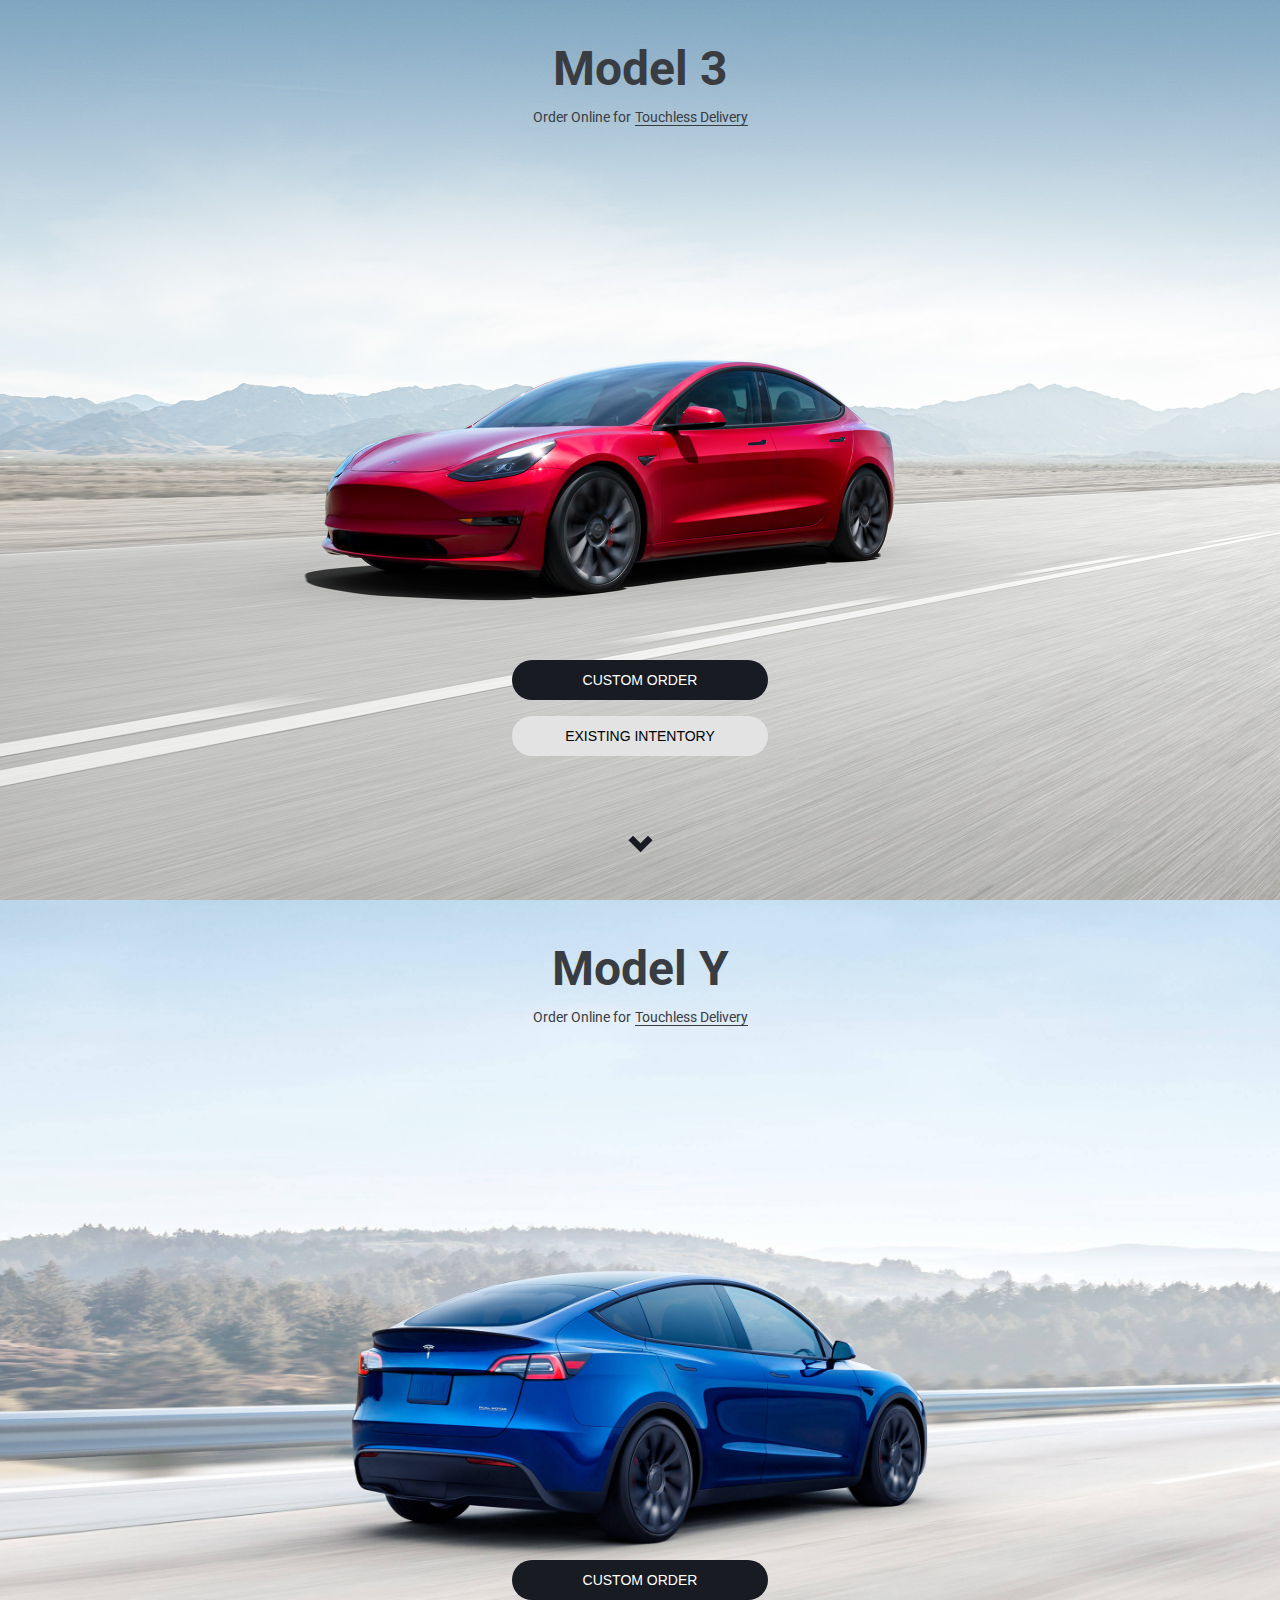
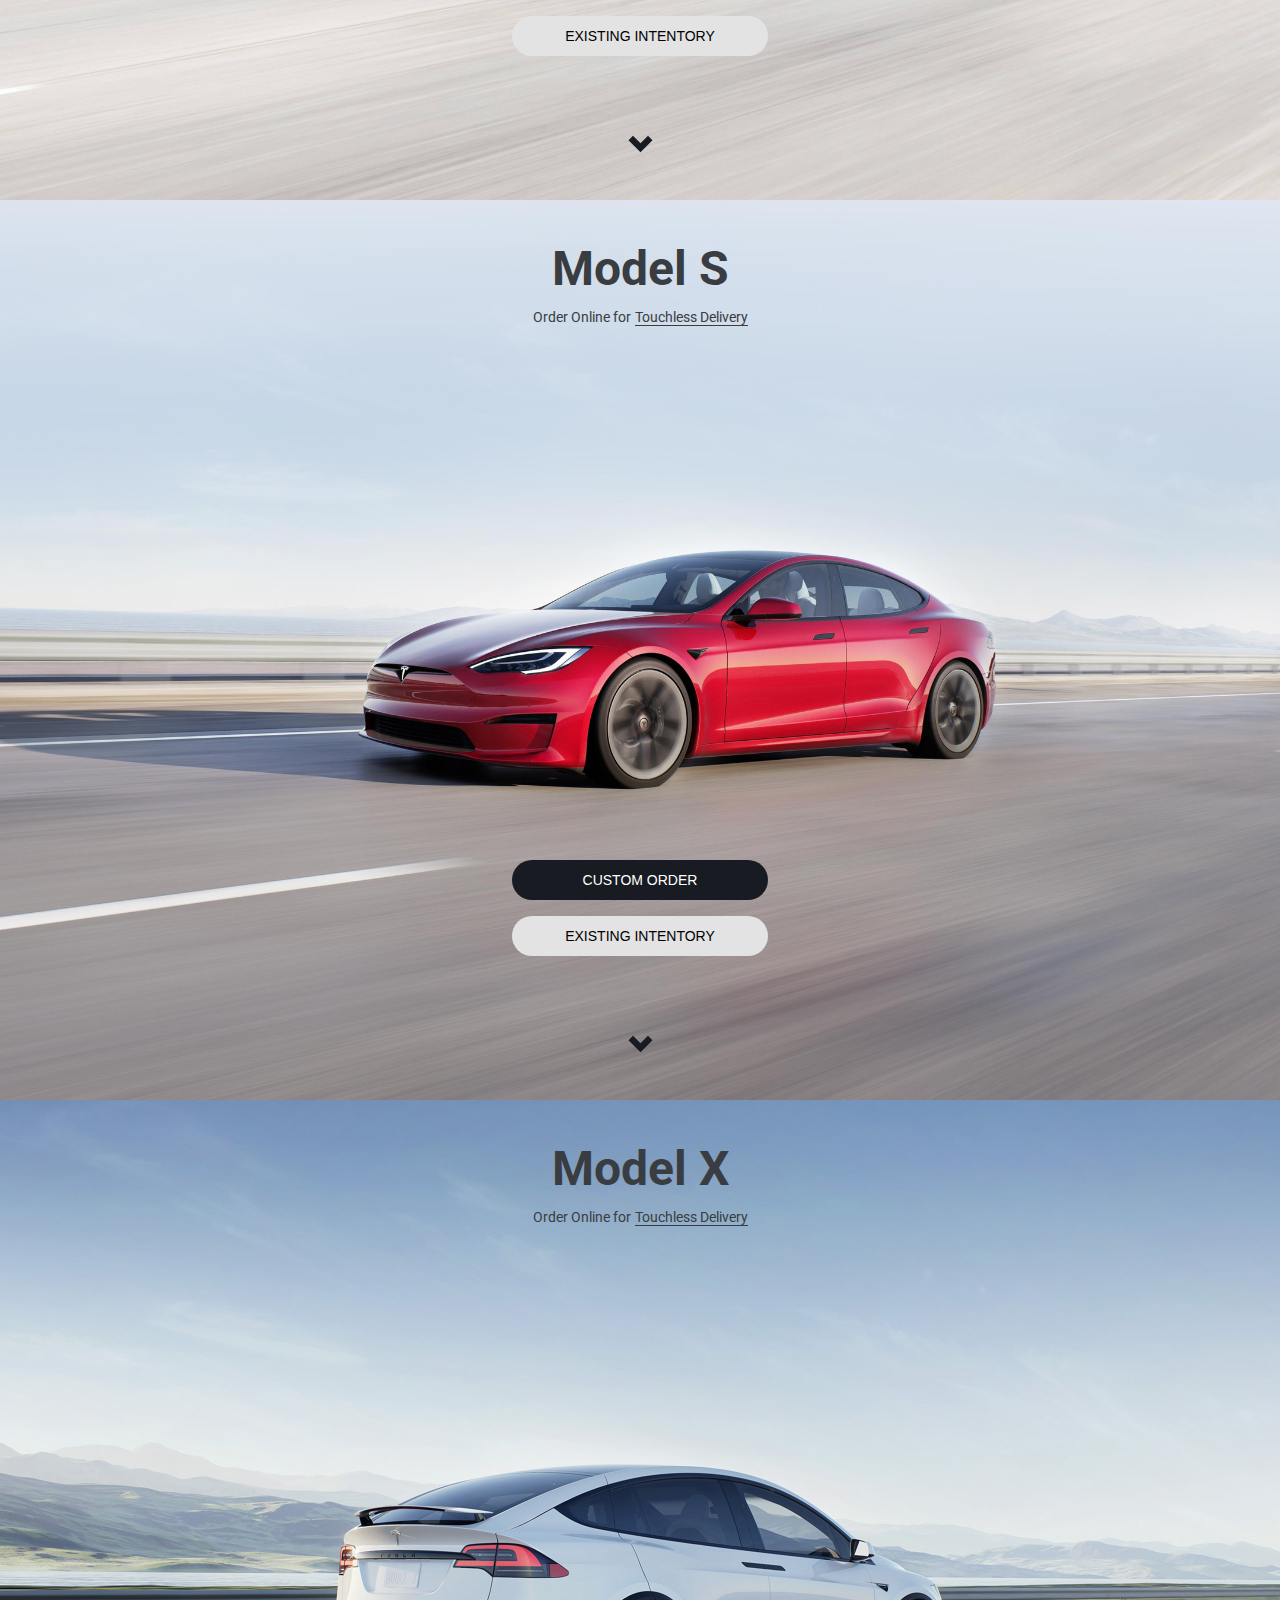
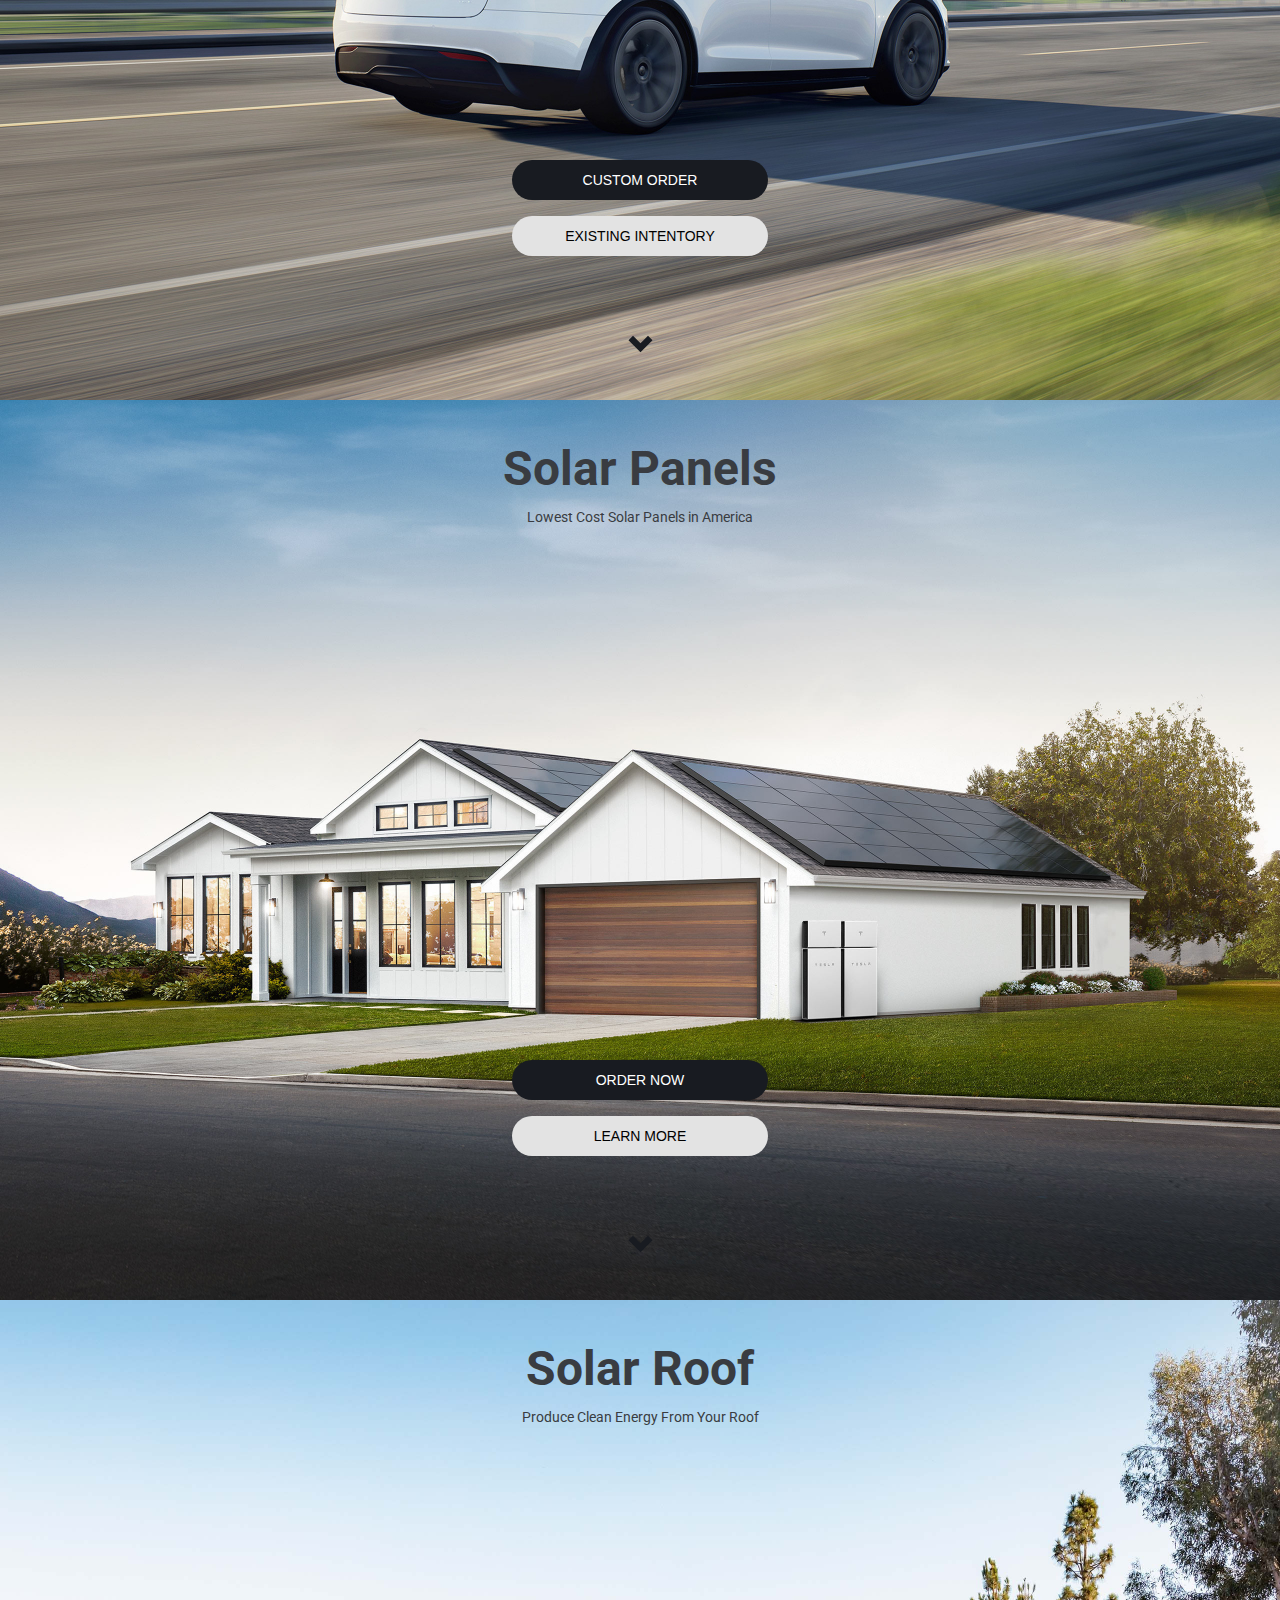
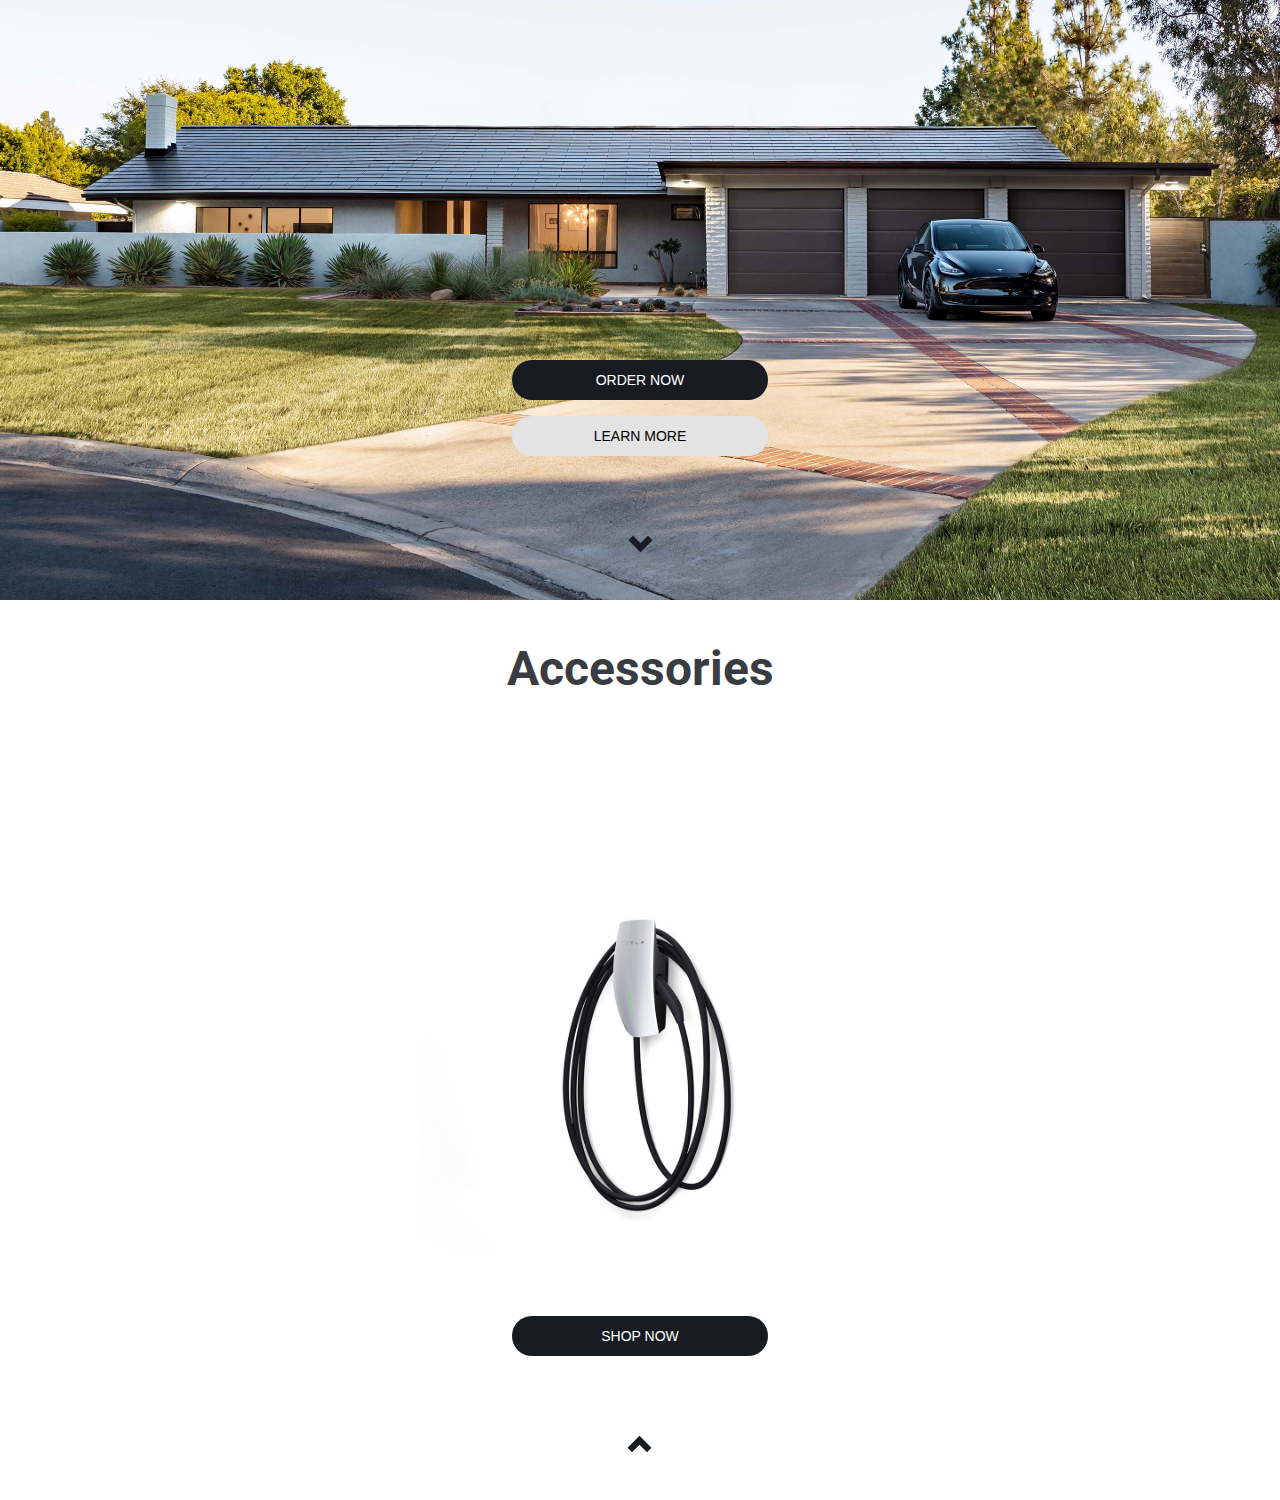
<file: index.html>
<!DOCTYPE html>
<html lang="en">
  <head>
    <meta charset="utf-8" />
    <meta http-equiv="X-UA-Compatible" content="IE=edge" />
    <meta name="viewport" content="width=device-width, initial-scale=1" />

    <title>Tesla Website UI</title>
    <meta
      name="description"
      content="How to quickly build the UI for Tesla Motors."
    />

    <link rel="stylesheet" href="/smart-look/general.css" />
    <link rel="stylesheet" href="/smart-look/background.css" />
    <link rel="stylesheet" href="/smart-look/button.css" />
    <link rel="stylesheet" href="/smart-look/text.css" />
    <link rel="stylesheet" href="/smart-look/panel.css" />
  </head>
  <body>
    <div
      id="model-3"
      class="background"
      style="
        --bgi: url(../image/background/model-3-mobile.jpg);
        --bgid: url(../image/background/model-3.jpg);
      "
    >
      <div class="panel">
        <h1 class="title">Model 3</h1>
        <p class="text">Order Online for</p>
        <a
          href="#model-3"
          class="link"
          title="Order Online for Touchless Deliivery"
        >
          Touchless Delivery
        </a>
      </div>

      <div class="box__gap--large">
        <div class="box__gap--small">
          <button class="button--dark">Custom order</button>

          <button class="button--light">Existing intentory</button>
        </div>

        <a class="button__icon--down" href="#model-y">
          <svg
            width="48"
            height="48"
            viewBox="0 0 48 48"
            xm1ns="http://www.w3.org/2000/svg"
          >
            <g>
              <path
                d="M36.5 20.25L32 15.75L24.5 23.25L17 15.75L12.5 20.25L24.5 32.25L36.5 20.25Z"
              />
            </g>
          </svg>
        </a>
      </div>
    </div>

    <div
      id="model-y"
      class="background"
      style="
        --bgi: url(../image/background/model-y-mobile.jpg);
        --bgid: url(../image/background/model-y.jpg);
      "
    >
      <div class="panel">
        <h1 class="title">Model Y</h1>
        <p class="text">Order Online for</p>
        <a
          href="#model-y"
          class="link"
          title="Order Online for Touchless Deliivery"
        >
          Touchless Delivery
        </a>
      </div>

      <div class="box__gap--large">
        <div class="box__gap--small">
          <button class="button--dark">Custom order</button>

          <button class="button--light">Existing intentory</button>
        </div>

        <a class="button__icon--down" href="#model-s">
          <svg
            width="48"
            height="48"
            viewBox="0 0 48 48"
            xm1ns="http://www.w3.org/2000/svg"
          >
            <g>
              <path
                d="M36.5 20.25L32 15.75L24.5 23.25L17 15.75L12.5 20.25L24.5 32.25L36.5 20.25Z"
              />
            </g>
          </svg>
        </a>
      </div>
    </div>

    <div
      id="model-s"
      class="background"
      style="
        --bgi: url(../image/background/model-s-mobile.jpg);
        --bgid: url(../image/background/model-s.jpg);
      "
    >
      <div class="panel">
        <h1 class="title">Model S</h1>
        <p class="text">Order Online for</p>
        <a
          href="#model-s"
          class="link"
          title="Order Online for Touchless Deliivery"
        >
          Touchless Delivery
        </a>
      </div>

      <div class="box__gap--large">
        <div class="box__gap--small">
          <button class="button--dark">Custom order</button>

          <button class="button--light">Existing intentory</button>
        </div>

        <a class="button__icon--down" href="#model-x">
          <svg
            width="48"
            height="48"
            viewBox="0 0 48 48"
            xm1ns="http://www.w3.org/2000/svg"
          >
            <g>
              <path
                d="M36.5 20.25L32 15.75L24.5 23.25L17 15.75L12.5 20.25L24.5 32.25L36.5 20.25Z"
              />
            </g>
          </svg>
        </a>
      </div>
    </div>

    <div
      id="model-x"
      class="background"
      style="
        --bgi: url(../image/background/model-x-mobile.jpg);
        --bgid: url(../image/background/model-x.jpg);
      "
    >
      <div class="panel">
        <h1 class="title">Model X</h1>
        <p class="text">Order Online for</p>
        <a
          href="#model-x"
          class="link"
          title="Order Online for Touchless Deliivery"
        >
          Touchless Delivery
        </a>
      </div>

      <div class="box__gap--large">
        <div class="box__gap--small">
          <button class="button--dark">Custom order</button>

          <button class="button--light">Existing intentory</button>
        </div>

        <a class="button__icon--down" href="#solar-panels">
          <svg
            width="48"
            height="48"
            viewBox="0 0 48 48"
            xm1ns="http://www.w3.org/2000/svg"
          >
            <g>
              <path
                d="M36.5 20.25L32 15.75L24.5 23.25L17 15.75L12.5 20.25L24.5 32.25L36.5 20.25Z"
              />
            </g>
          </svg>
        </a>
      </div>
    </div>

    <div
      id="solar-panels"
      class="background"
      style="
        --bgi: url(../image/background/solar-panels-mobile.jpg);
        --bgid: url(../image/background/solar-panels.jpg);
      "
    >
      <div class="panel">
        <h1 class="title">Solar panels</h1>
        <p class="text">Lowest Cost Solar Panels in America</p>
      </div>

      <div class="box__gap--large">
        <div class="box__gap--small">
          <button class="button--dark">Order now</button>

          <button class="button--light">Learn more</button>
        </div>

        <a class="button__icon--down" href="#solar-roof">
          <svg
            width="48"
            height="48"
            viewBox="0 0 48 48"
            xm1ns="http://www.w3.org/2000/svg"
          >
            <g>
              <path
                d="M36.5 20.25L32 15.75L24.5 23.25L17 15.75L12.5 20.25L24.5 32.25L36.5 20.25Z"
              />
            </g>
          </svg>
        </a>
      </div>
    </div>

    <div
      id="solar-roof"
      class="background"
      style="
        --bgi: url(../image/background/solar-roof-mobile.jpg);
        --bgid: url(../image/background/solar-roof.jpg);
      "
    >
      <div class="panel">
        <h1 class="title">Solar roof</h1>
        <p class="text">Produce Clean Energy From Your Roof</p>
      </div>

      <div class="box__gap--large">
        <div class="box__gap--small">
          <button class="button--dark">Order now</button>

          <button class="button--light">Learn more</button>
        </div>

        <a class="button__icon--down" href="#accessories">
          <svg
            width="48"
            height="48"
            viewBox="0 0 48 48"
            xm1ns="http://www.w3.org/2000/svg"
          >
            <g>
              <path
                d="M36.5 20.25L32 15.75L24.5 23.25L17 15.75L12.5 20.25L24.5 32.25L36.5 20.25Z"
              />
            </g>
          </svg>
        </a>
      </div>
    </div>

    <div
      id="accessories"
      class="background"
      style="
        --bgi: url(../image/background/accessories-mobile.jpg);
        --bgid: url(../image/background/accessories.jpg);
      "
    >
      <div class="panel">
        <h1 class="title">Accessories</h1>
      </div>

      <div class="box__gap--large">
        <div class="box__gap--small">
          <button class="button--dark">Shop now</button>
        </div>

        <a class="button__icon--up" href="#model-3">
          <svg
            width="48"
            height="48"
            viewBox="0 0 48 48"
            xm1ns="http://www.w3.org/2000/svg"
          >
            <g>
              <path
                d="M36.5 20.25L32 15.75L24.5 23.25L17 15.75L12.5 20.25L24.5 32.25L36.5 20.25Z"
              />
            </g>
          </svg>
        </a>
      </div>
    </div>
  </body>
</html>
</file>
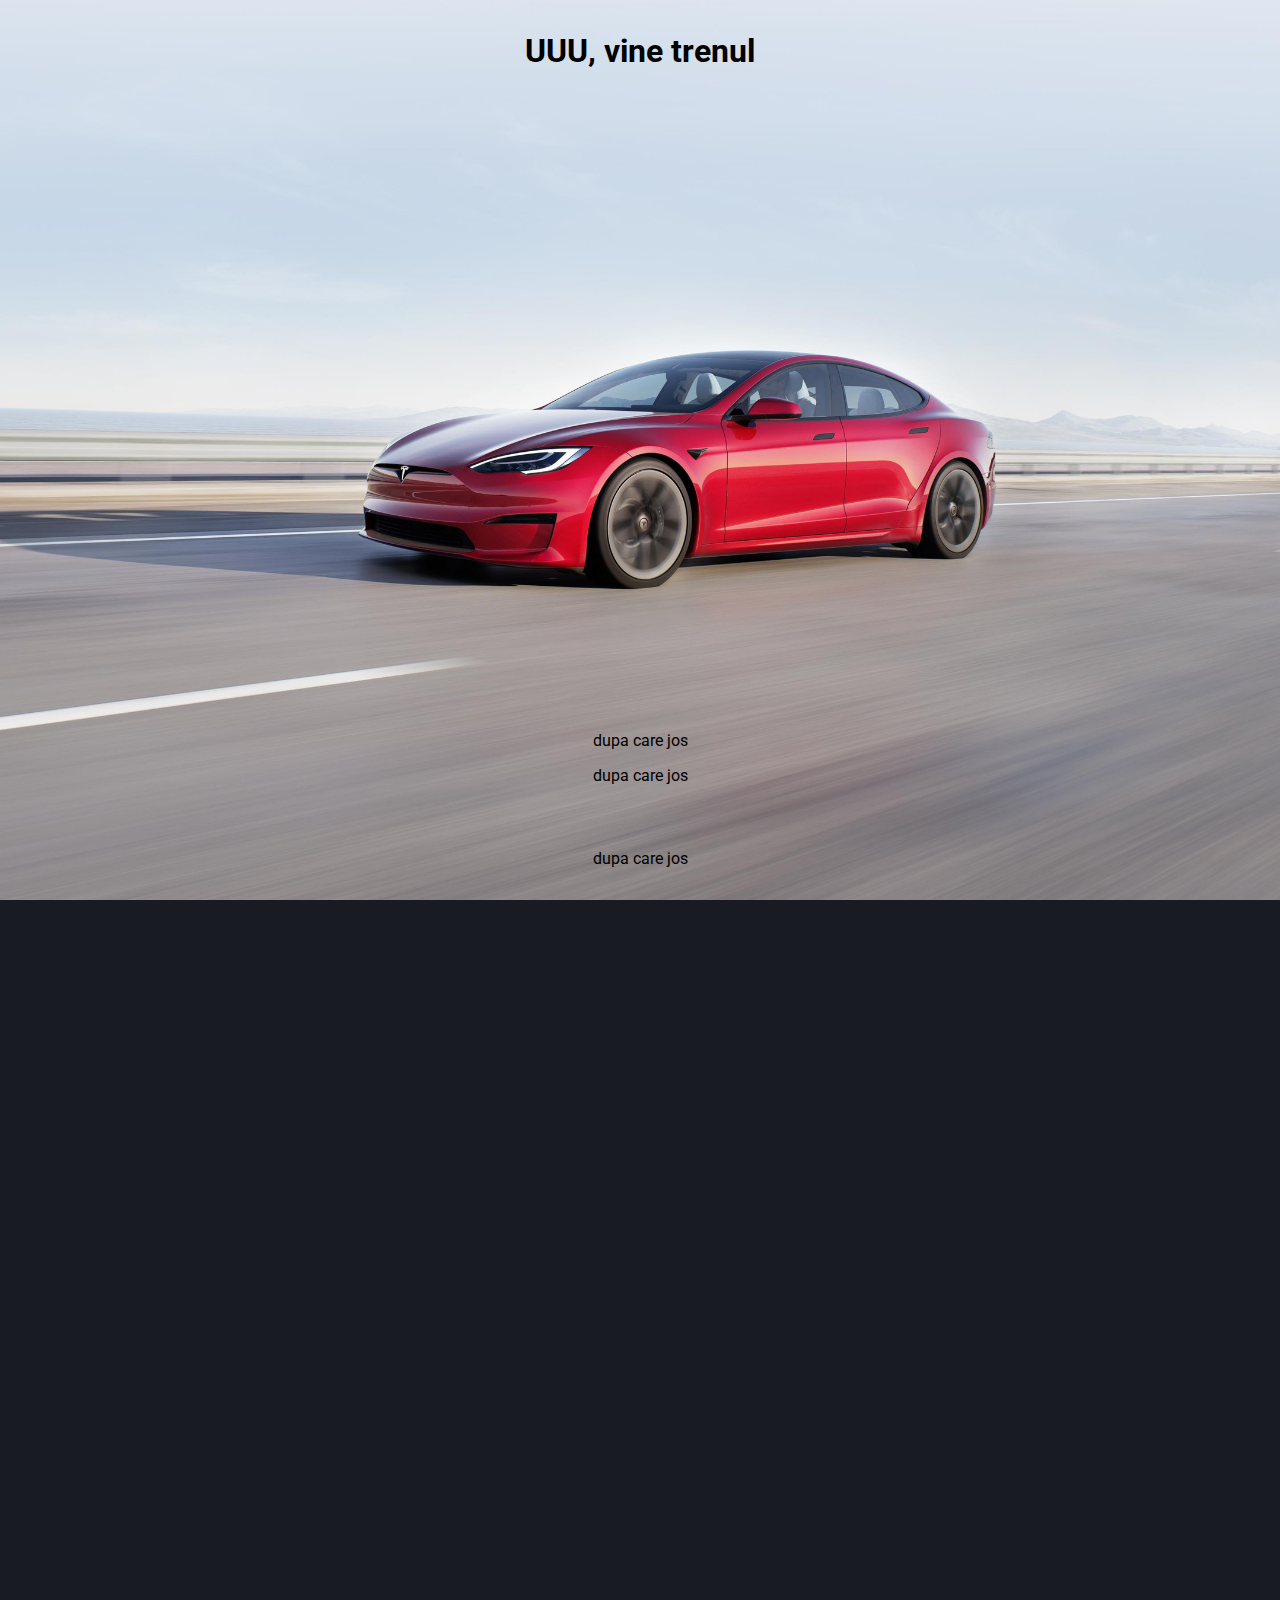
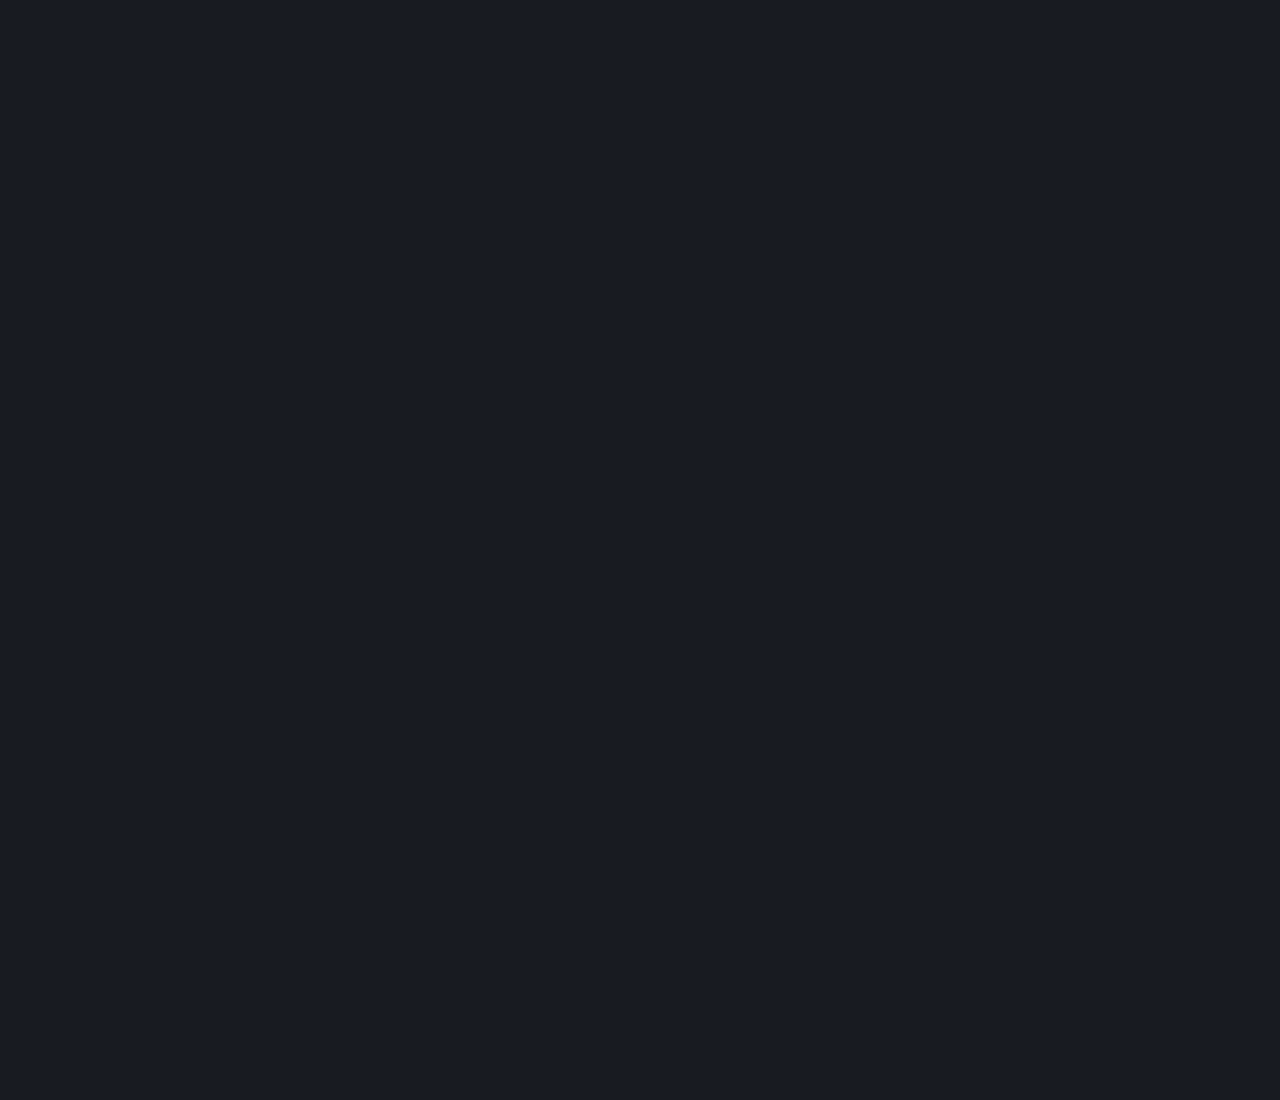
<file: component/background.html>
<html>
  <head>
    <link rel="stylesheet" href="../smart-look/general.css" />
    <link rel="stylesheet" href="../smart-look/background.css" />
  </head>

  <body>
    <div
      class="background"
      style="
        --bgi: url(../image/background/model-s-mobile.jpg);
        --bgid: url(../image/background/model-s.jpg);
      "
    >
      <h1 class="title">UUU, vine trenul</h1>

      <div class="box__gap--large">
        <div class="box__gap--small">
          <p>dupa care jos</p>
          <p>dupa care jos</p>
        </div>

        <p>dupa care jos</p>
      </div>
    </div>

    <div
      class="background"
      style="--bgi: url(../image/background/model-y-mobile.jpg)"
    ></div>

    <div
      class="background"
      style="--bgi: url(../image/background/model-3-mobile.jpg)"
    ></div>
  </body>
</html>
</file>
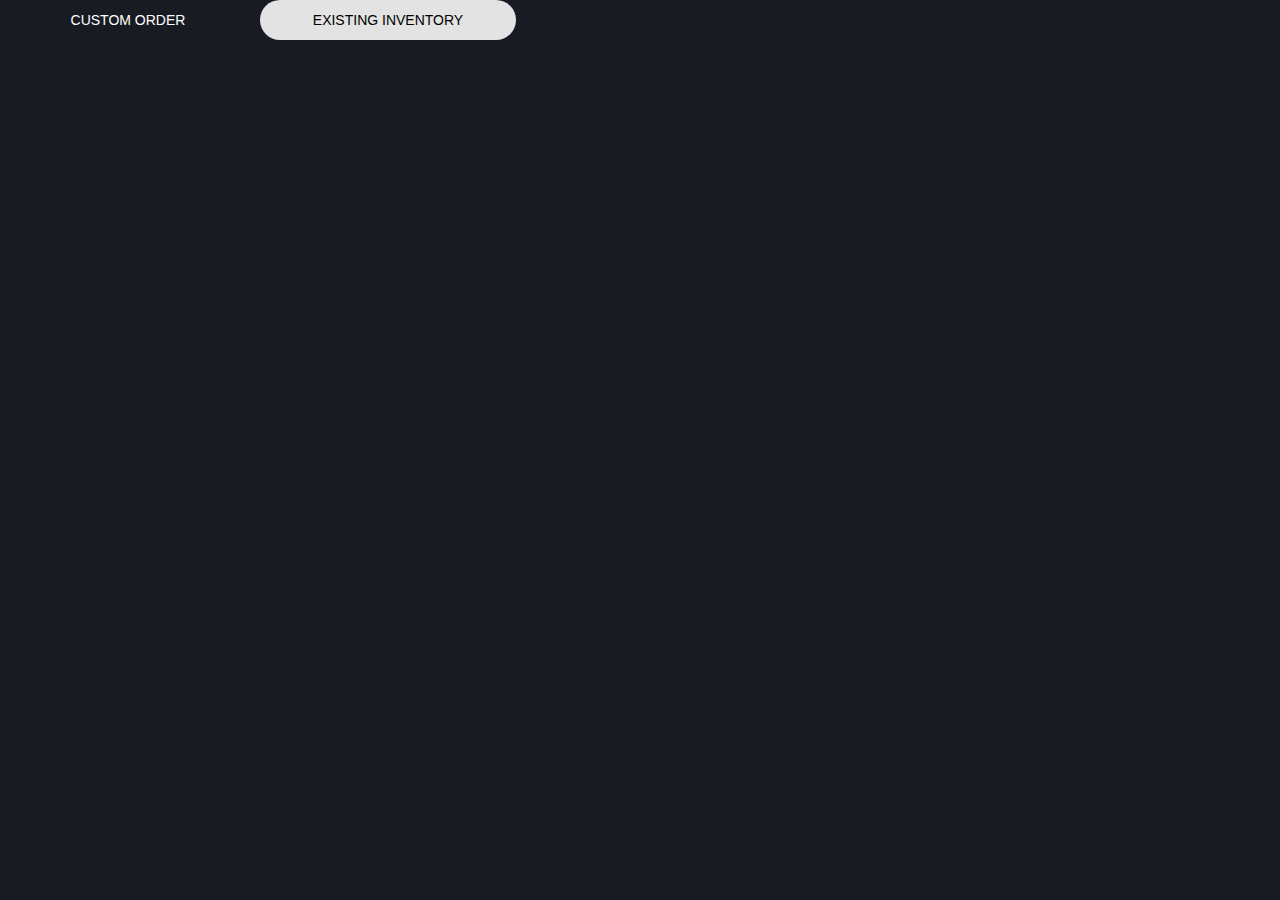
<file: component/button.html>
<html>
  <head>
    <link rel="stylesheet" href="../smart-look/general.css" />
    <link rel="stylesheet" href="../smart-look/button.css" />
  </head>

  <body>
    <div class="box">
      <div class="box">
        <button class="button--dark">Custom Order</button>
        <button class="button--light">Existing inventory</button>
      </div>

      <div class="box">
        <div class="button__icon--down">
          <svg
            width="48"
            height="48"
            viewBox="0 0 48 48"
            xmlns="http://www.w3.org/2000/svg"
          >
            <g>
              <path
                d="M36.5 20.25L32 15.75L24.5 23.25L17 15.75L12.5 20.25L24.5 32.25L36.5 20.25Z"
              />
            </g>
          </svg>
        </div>

        <div class="button__icon--up">
          <svg
            width="48"
            height="48"
            viewBox="0 0 48 48"
            xmlns="http://www.w3.org/2000/svg"
          >
            <g>
              <path
                d="M36.5 20.25L32 15.75L24.5 23.25L17 15.75L12.5 20.25L24.5 32.25L36.5 20.25Z"
              />
            </g>
          </svg>
        </div>
      </div>
    </div>
  </body>
</html>
</file>
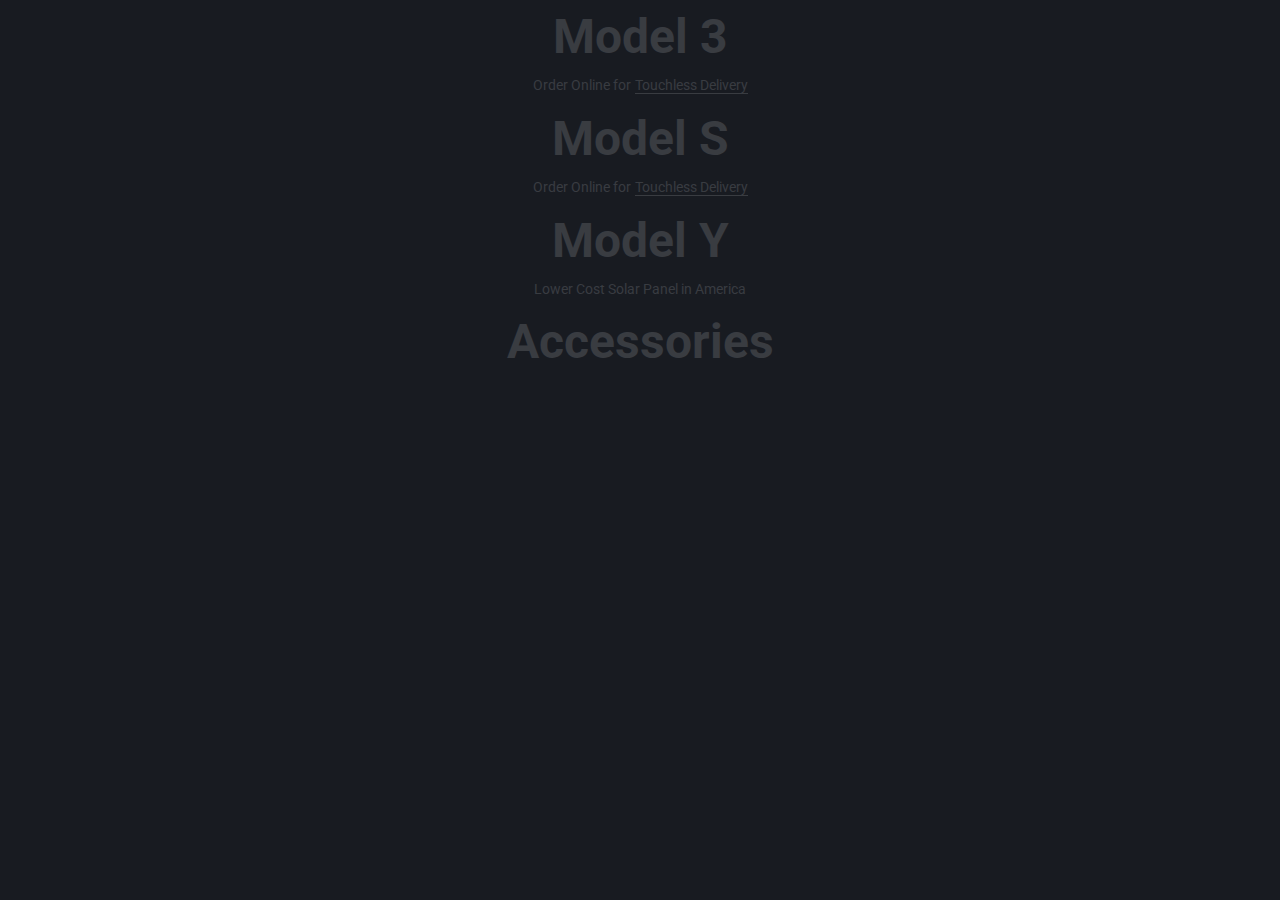
<file: component/panel.html>
<html>
  <head>
    <link rel="stylesheet" href="../smart-look/general.css" />
    <link rel="stylesheet" href="../smart-look/text.css" />
    <link rel="stylesheet" href="../smart-look/panel.css" />
  </head>

  <body>
    <div class="box">
      <div class="panel">
        <h1 class="title">Model 3</h1>
        <p class="text">Order Online for</p>
        <a
          class="link"
          title="Order Online for Touchless Deliivery"
          href="#model-3"
        >
          Touchless Delivery
        </a>
      </div>

      <div class="panel">
        <h1 class="title">Model S</h1>

        <p class="text">Order Online for</p>
        <a
          class="link"
          title="Order Online for Touchless Deliivery"
          href="#model-s"
        >
          Touchless Delivery
        </a>
      </div>

      <div class="panel">
        <h1 class="title">Model Y</h1>

        <p class="text">Lower Cost Solar Panel in America</p>
      </div>
      <div class="panel">
        <h1 class="title">Accessories</h1>
      </div>
    </div>
  </body>
</html>
</file>
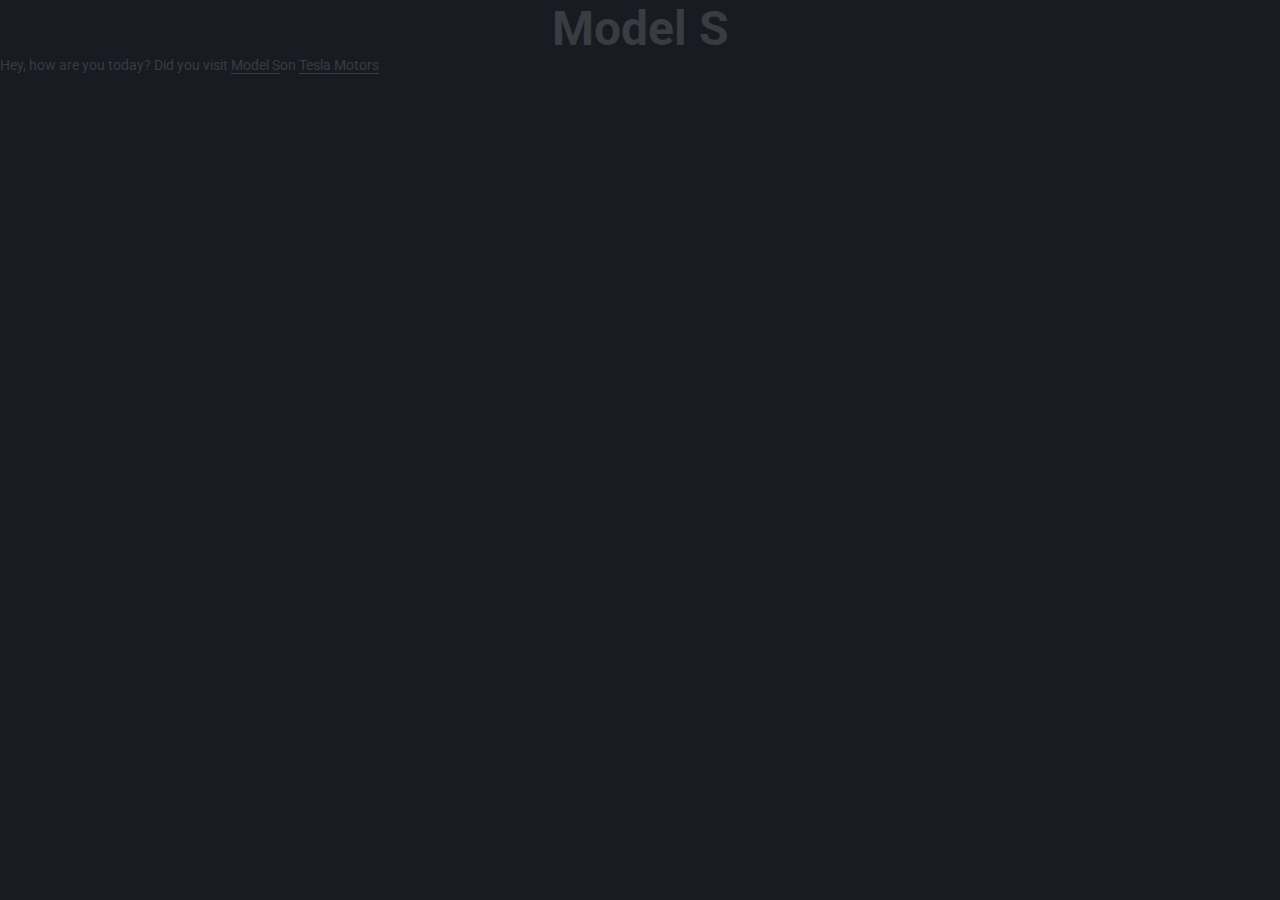
<file: component/text.html>
<html>
  <head>
    <link rel="stylesheet" href="../smart-look/general.css" />
    <link rel="stylesheet" href="../smart-look/text.css" />
  </head>

  <body>
    <section>
      <h1 class="title">Model S</h1>
      <p class="text">
        Hey, how are you today? Did you visit
        <a title="Model S all colors and sizes" href="#model-s" class="link"
          >Model S</a
        >on
        <a
          class="link"
          title="Model S, 3, X, Y and many more"
          href="httpss://tesla.com"
          >Tesla Motors</a
        >
      </p>
    </section>
  </body>
</html>
</file>
<file: smart-look/general.css>
@import url('https://fonts.googleapis.com/css2?family=Inter:wght@400;500;600;700&family=Roboto:wght@400;700&display=swap');
:root {

  --color-gray-tuna: #393c41;
  --color-shark: #181b21;
  --color-mercury: #e3e3e3;
  --color-light: #fff;

  --color-dark: #000;
  --border-radius: 20px;
}

*,
*::before,
*::after {
  box-sizing: border-box;
  margin: 0;
}

html {
  scroll-behavior: smooth;
}

html,
body {
  height: 100%;
  font-family: 'Roboto', sans-serif;
  background-color: var(--color-shark);
}

.box__gap--small,
.box__gap--large {
  display: flex;
  flex-direction: column;
}

.box__gap--small {
  gap: 16px;
}

.box__gap--large {
  gap: 64px;
}
</file>
<file: smart-look/background.css>
.background {
  width: 100vw;
  height: 100vh;
  background-size: cover;
  background-position: center;
  background-image: var(--bgi);
  padding: 32px;

  display: flex;
  flex-direction: column;
  justify-content: space-between;
  align-items: center;
}

@media screen and (min-width: 768px) {
  .background {
    background-image: var(--bgid);
  }
}
</file>
<file: smart-look/button.css>
.button--dark,
.button--light {
  width: 256px;
  height: 40px;

  border: 0;
  border-radius: var(--border-radius);
  transition: 250ms;
  text-transform: uppercase;
  font-size: 14px;
  cursor: pointer;
}

.button__icon--up,
.button__icon--down {
  transition: 250ms;
  align-self: center;
  fill: var(--color-shark);
  border-radius: 50%;

  width: 48px;
  height: 48px;
}

.button__icon--down {
  cursor: s-resize;
}

.button__icon--up {
  cursor: n-resize;
  transform: rotate(180deg);
}

.button__icon--up:hover,
.button__icon--down:hover {
  background-color: var(--color-shark);
  fill: var(--color-mercury);
}

.button--dark {
  background-color: var(--color-shark);
  color: var(--color-light);
}

.button--dark:hover {
  background-color: var(--color-mercury);
  color: var(--color-dark);
}

.button--light {
  background-color: var(--color-mercury);
  color: var(--color-dark);
}

.button--light:hover {
  background-color: var(--color-shark);
  color: var(--color-light);
}
</file>
<file: smart-look/text.css>
.link,
.link:visited,
.link:active {
  color: var(--color-gray-tuna);
  font-size: 14px;
  text-decoration: none;
  border-bottom: 1px solid var(--color-gray-tuna);
}

.text {
  color: var(--color-gray-tuna);
  font-size: 14px;
}

.title {
  color: var(--color-gray-tuna);
  font-size: 48px;

  display: flex;
  justify-content: center;
  text-transform: capitalize;
}
</file>
<file: smart-look/panel.css>
.panel {
  width: fit-content;
  display: grid;
  padding: 8px;
  row-gap: 12px;
  column-gap: 4px;
  margin: 0 auto;

  grid-template-columns: auto auto;
  background-position-x: rgba(255, 255, 255, 0.75);
}

.panel > .title {
  grid-column: 1/-1;
}

.panel > .text:last-child {
  grid-column: 1/-1;
  display: flex;
  justify-content: center;
}
</file>
